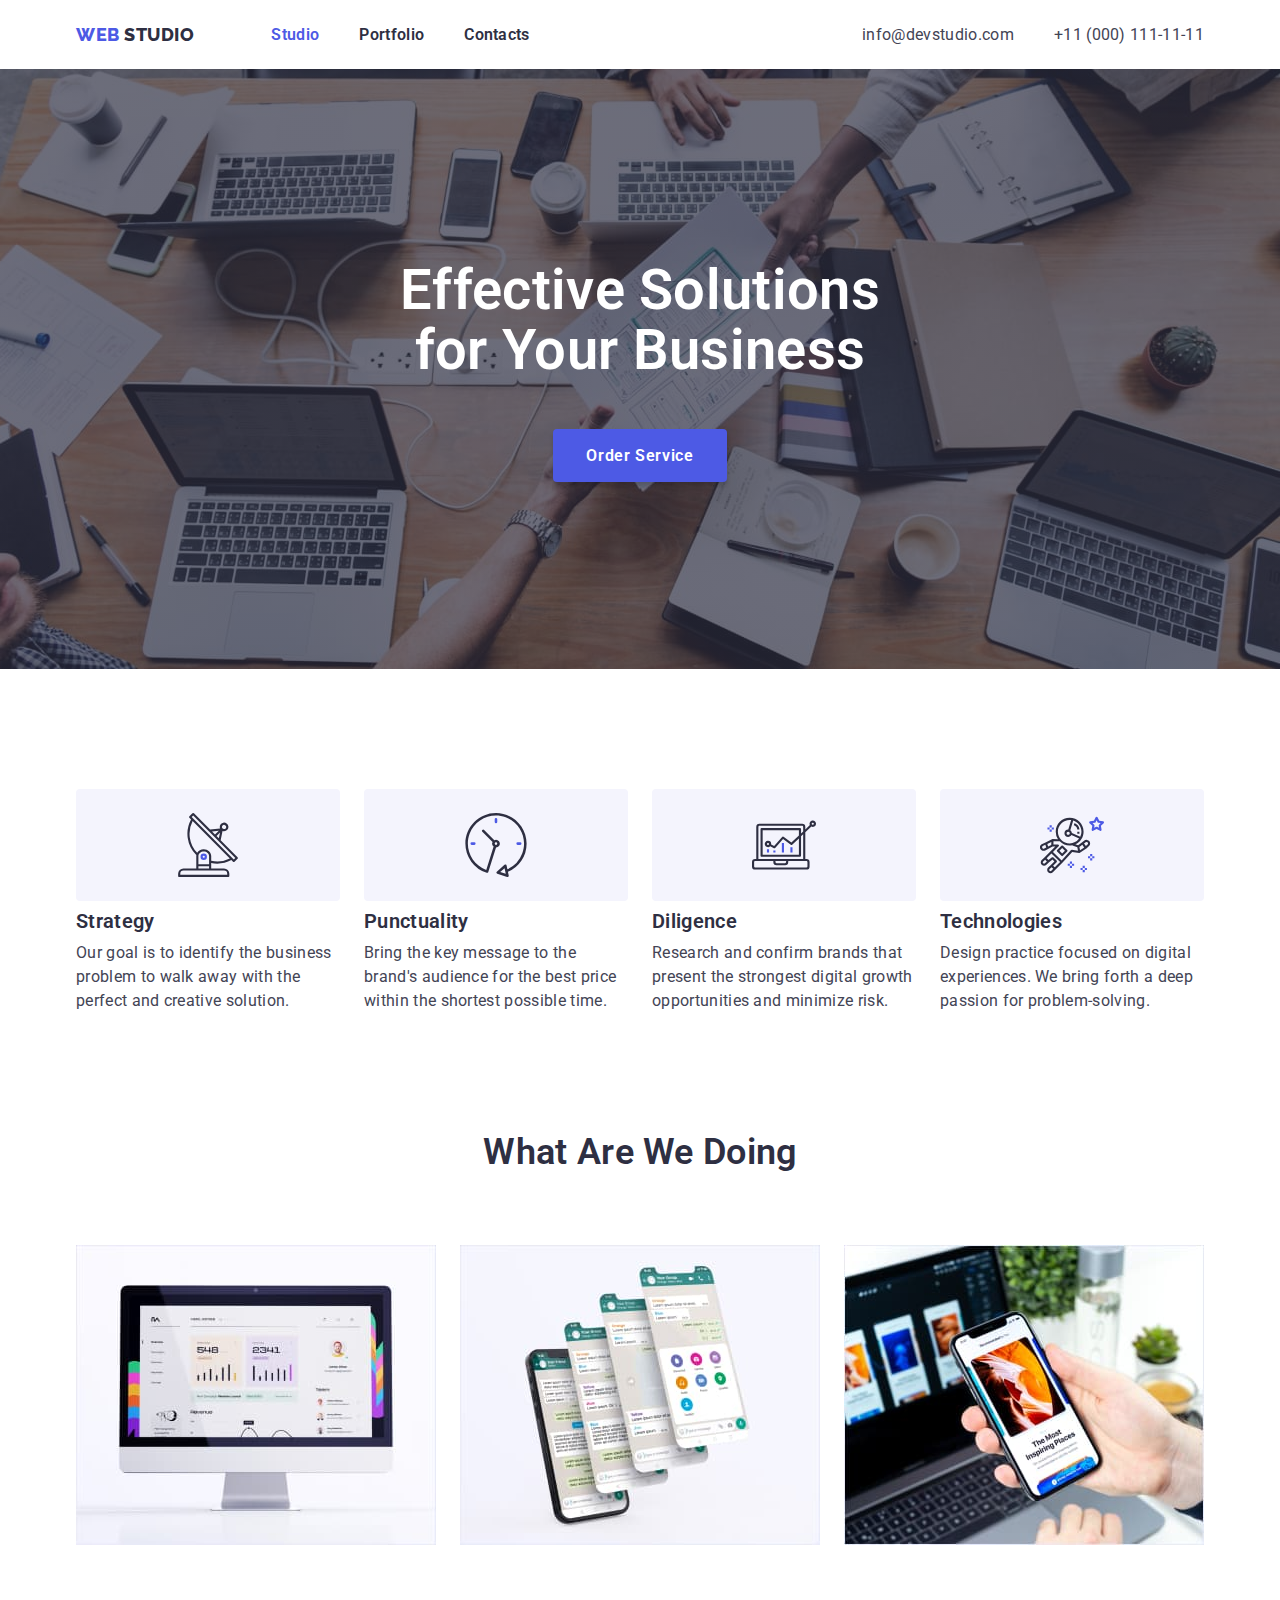
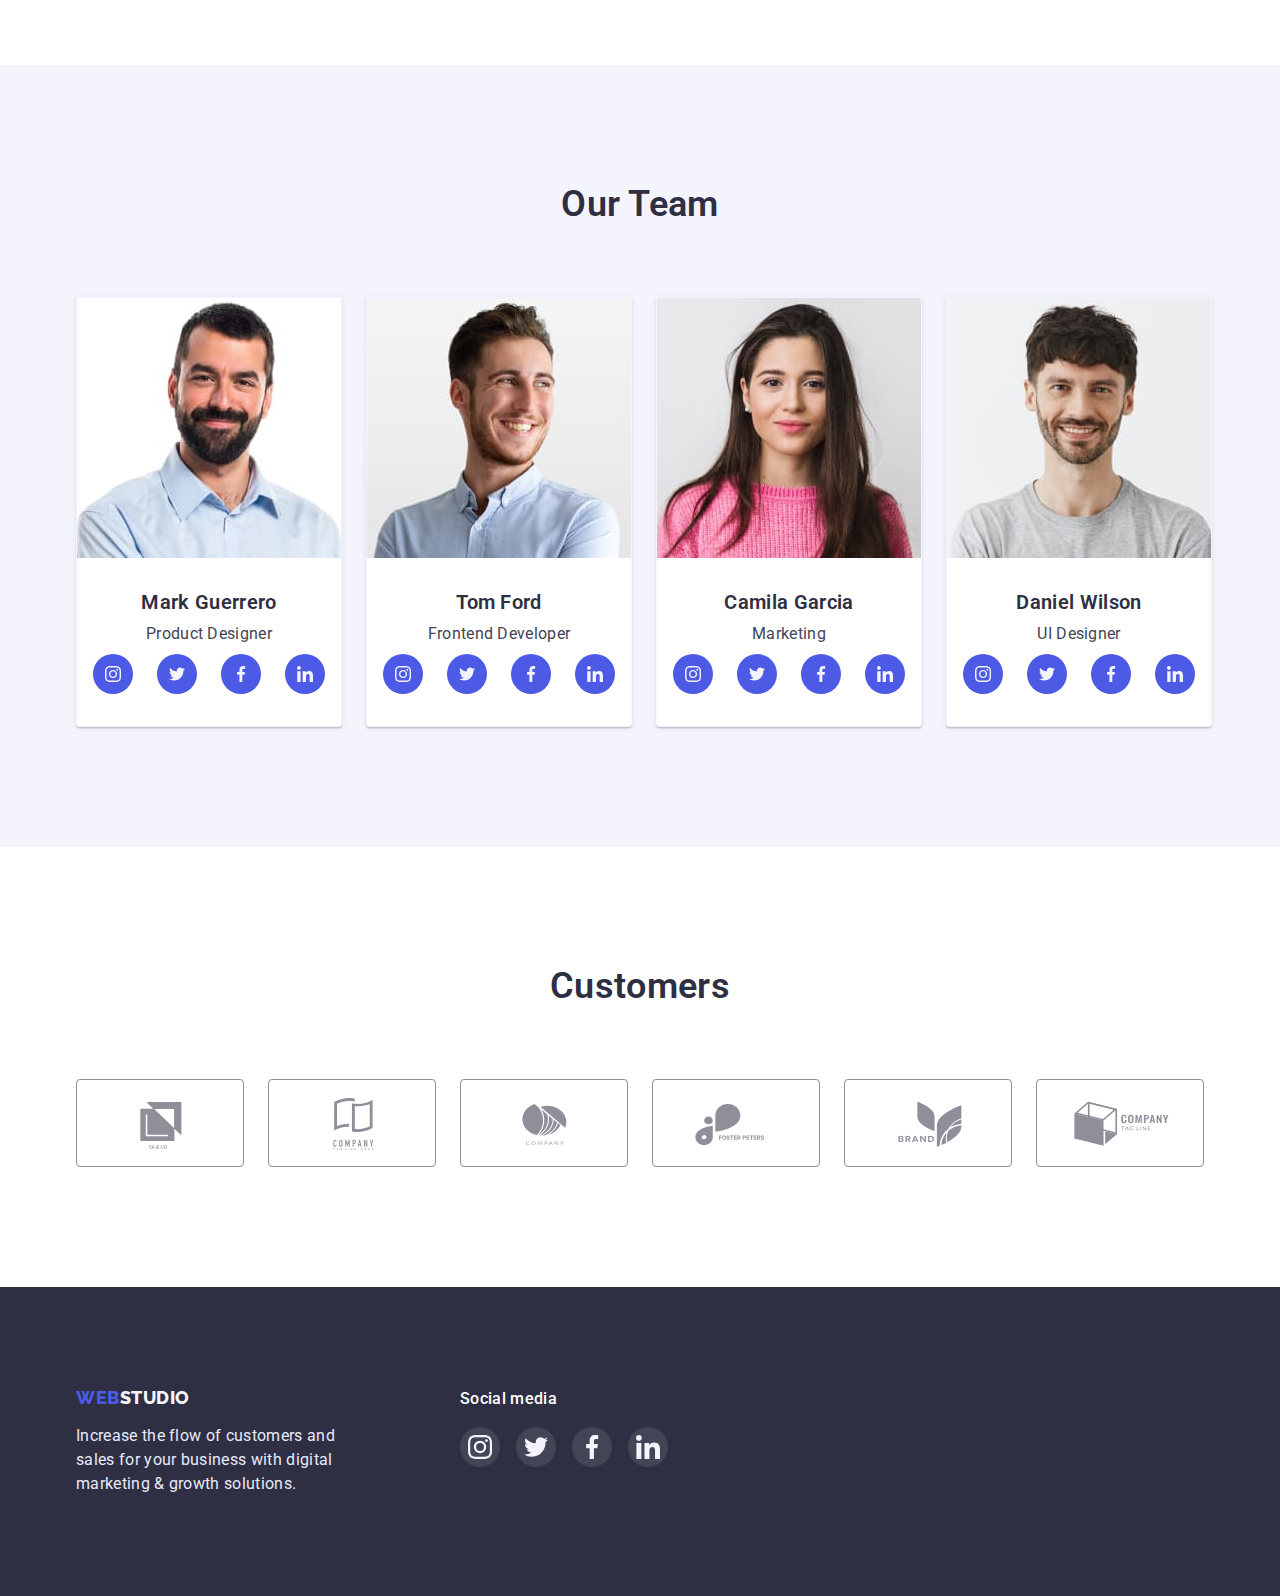
<file: index.html>
<!DOCTYPE html>
<html lang="en">
  <head>
    <meta charset="UTF-8" />
    <meta http-equiv="X-UA-Compatible" content="IE=edge" />
    <meta name="viewport" content="width=device-width, initial-scale=1.0" />
    <title>Studio</title>

    <link
      href="https://fonts.googleapis.com/css2?family=Raleway:wght@700&family=Roboto:wght@400;500;700;900&display=swap"
      rel="stylesheet"
    />
    <link
      rel="stylesheet"
      href="https://cdnjs.cloudflare.com/ajax/libs/modern-normalize/1.1.0/modern-normalize.min.css"
    />
    <link rel="stylesheet" href="./css/styles.css" />
  </head>
  <body>
    <header class="header">
      <div class="container">
        <nav class="header-nav">
          <a href="/" class="logo click">
            <span>WEB</span>
            STUDIO
          </a>

          <ul class="site-nav list">
            <li>
              <a href="./index.html" class="link current click">Studio</a>
            </li>
            <li><a href="./portfolio.html" class="link click">Portfolio</a></li>
            <li><a href="" class="link click">Contacts</a></li>
          </ul>
        </nav>

        <ul class="contacts list">
          <li>
            <a href="mailto:info@devstudio.com" class="click"
              >info@devstudio.com</a
            >
          </li>
          <li>
            <a href="tel:+110001111111" class="click">+11 (000) 111-11-11</a>
          </li>
        </ul>
      </div>
    </header>

    <main>
      <section class="hero">
        <h1 class="hero-title">Effective Solutions<br />for Your Business</h1>
        <button class="button primary" type="button" name="order-service">
          Order Service
        </button>
      </section>

      <section class="section">
        <div class="container">
          <h2 class="visually-hidden">Examples of Business Solutions</h2>
          <ul class="list technologies">
            <li>
              <div class="icon-features">
                <svg class="icon-tech" width="64px" height="64px">
                  <use href="./images/symbol-defs.svg#icon-antenna"></use>
                </svg>
              </div>
              <h3 class="section-subtitle">Strategy</h3>
              <p>
                Our goal is to identify the business problem to walk away with
                the perfect and creative solution.
              </p>
            </li>
            <li>
              <div class="icon-features">
                <svg class="icon-tech" width="64px" height="64px">
                  <use href="./images/symbol-defs.svg#icon-clock"></use>
                </svg>
              </div>
              <h3 class="section-subtitle">Punctuality</h3>
              <p>
                Bring the key message to the brand's audience for the best price
                within the shortest possible time.
              </p>
            </li>
            <li>
              <div class="icon-features">
                <svg class="icon-tech" width="64px" height="64px">
                  <use href="./images/symbol-defs.svg#icon-diagram"></use>
                </svg>
              </div>
              <h3 class="section-subtitle">Diligence</h3>
              <p>
                Research and confirm brands that present the strongest digital
                growth opportunities and minimize risk.
              </p>
            </li>
            <li>
              <div class="icon-features">
                <svg class="icon-tech" width="64px" height="64px">
                  <use href="./images/symbol-defs.svg#icon-astronaut"></use>
                </svg>
              </div>
              <h3 class="section-subtitle">Technologies</h3>
              <p>
                Design practice focused on digital experiences. We bring forth a
                deep passion for problem-solving.
              </p>
            </li>
          </ul>
        </div>
      </section>

      <section class="section works">
        <div class="container">
          <h2 class="section-title">What are we doing</h2>
          <ul class="works list">
            <li>
              <img
                src="./images/computer.jpg"
                alt="information on the monitor"
                width="360"
              />
            </li>
            <li>
              <img
                src="./images/applications.jpg"
                alt="application windows"
                width="360"
              />
            </li>
            <li>
              <img
                src="./images/smartphone.jpg"
                alt="smartphone in hand"
                width="360"
              />
            </li>
          </ul>
        </div>
      </section>

      <section class="section team">
        <div class="container">
          <h2 class="section-title">Our Team</h2>
          <ul class="list team-personal">
            <li>
              <img
                src="./images/mark-guerrero.jpg"
                alt="foto mark"
                width="264"
              />
              <div class="team-text">
                <h3 class="section-subtitle">Mark Guerrero</h3>
                <p>Product Designer</p>
                <ul class="list team-social">
                  <li class="soc-items">
                    <a href="" class="soc-link">
                      <svg class="team-soc-icon" width="16px" height="16px">
                        <use
                          href="./images/symbol-defs.svg#icon-instagram"
                        ></use>
                      </svg>
                    </a>
                  </li>
                  <li class="soc-items">
                    <a href="" class="soc-link">
                      <svg class="team-soc-icon" width="16px" height="16px">
                        <use href="./images/symbol-defs.svg#icon-twitter"></use>
                      </svg>
                    </a>
                  </li>
                  <li class="soc-items">
                    <a href="" class="soc-link">
                      <svg class="team-soc-icon" width="16px" height="16px">
                        <use
                          href="./images/symbol-defs.svg#icon-facebook"
                        ></use>
                      </svg>
                    </a>
                  </li>
                  <li class="soc-items">
                    <a href="" class="soc-link">
                      <svg class="team-soc-icon" width="16px" height="16px">
                        <use
                          href="./images/symbol-defs.svg#icon-linkedin"
                        ></use>
                      </svg>
                    </a>
                  </li>
                </ul>
              </div>
            </li>
            <li>
              <img src="./images/tom-ford.jpg" alt="foto tom" width="264" />
              <div class="team-text">
                <h3 class="section-subtitle">Tom Ford</h3>
                <p>Frontend Developer</p>
                <ul class="list team-social">
                  <li class="soc-items">
                    <a href="" class="soc-link">
                      <svg class="team-soc-icon" width="16px" height="16px">
                        <use
                          href="./images/symbol-defs.svg#icon-instagram"
                        ></use>
                      </svg>
                    </a>
                  </li>
                  <li class="soc-items">
                    <a href="" class="soc-link">
                      <svg class="team-soc-icon" width="16px" height="16px">
                        <use href="./images/symbol-defs.svg#icon-twitter"></use>
                      </svg>
                    </a>
                  </li>
                  <li class="soc-items">
                    <a href="" class="soc-link">
                      <svg class="team-soc-icon" width="16px" height="16px">
                        <use
                          href="./images/symbol-defs.svg#icon-facebook"
                        ></use>
                      </svg>
                    </a>
                  </li>
                  <li class="soc-items">
                    <a href="" class="soc-link">
                      <svg class="team-soc-icon" width="16px" height="16px">
                        <use
                          href="./images/symbol-defs.svg#icon-linkedin"
                        ></use>
                      </svg>
                    </a>
                  </li>
                </ul>
              </div>
            </li>
            <li>
              <img
                src="./images/camila-garcia.jpg"
                alt="foto camila"
                width="264"
              />
              <div class="team-text">
                <h3 class="section-subtitle">Camila Garcia</h3>
                <p>Marketing</p>
                <ul class="list team-social">
                  <li class="soc-items">
                    <a href="" class="soc-link">
                      <svg class="team-soc-icon" width="16px" height="16px">
                        <use
                          href="./images/symbol-defs.svg#icon-instagram"
                        ></use>
                      </svg>
                    </a>
                  </li>
                  <li class="soc-items">
                    <a href="" class="soc-link">
                      <svg class="team-soc-icon" width="16px" height="16px">
                        <use href="./images/symbol-defs.svg#icon-twitter"></use>
                      </svg>
                    </a>
                  </li>
                  <li class="soc-items">
                    <a href="" class="soc-link">
                      <svg class="team-soc-icon" width="16px" height="16px">
                        <use
                          href="./images/symbol-defs.svg#icon-facebook"
                        ></use>
                      </svg>
                    </a>
                  </li>
                  <li class="soc-items">
                    <a href="" class="soc-link">
                      <svg class="team-soc-icon" width="16px" height="16px">
                        <use
                          href="./images/symbol-defs.svg#icon-linkedin"
                        ></use>
                      </svg>
                    </a>
                  </li>
                </ul>
              </div>
            </li>
            <li>
              <img
                src="./images/daniel-wilson.jpg"
                alt="foto daniel"
                width="264"
              />
              <div class="team-text">
                <h3 class="section-subtitle">Daniel Wilson</h3>
                <p>UI Designer</p>
                <ul class="list team-social">
                  <li class="soc-items">
                    <a href="" class="soc-link">
                      <svg class="team-soc-icon" width="16px" height="16px">
                        <use
                          href="./images/symbol-defs.svg#icon-instagram"
                        ></use>
                      </svg>
                    </a>
                  </li>
                  <li class="soc-items">
                    <a href="" class="soc-link">
                      <svg class="team-soc-icon" width="16px" height="16px">
                        <use href="./images/symbol-defs.svg#icon-twitter"></use>
                      </svg>
                    </a>
                  </li>
                  <li class="soc-items">
                    <a href="" class="soc-link">
                      <svg class="team-soc-icon" width="16px" height="16px">
                        <use
                          href="./images/symbol-defs.svg#icon-facebook"
                        ></use>
                      </svg>
                    </a>
                  </li>
                  <li class="soc-items">
                    <a href="" class="soc-link">
                      <svg class="team-soc-icon" width="16px" height="16px">
                        <use
                          href="./images/symbol-defs.svg#icon-linkedin"
                        ></use>
                      </svg>
                    </a>
                  </li>
                </ul>
              </div>
            </li>
          </ul>
        </div>
      </section>

      <section class="section customers">
        <div class="container">
          <h2 class="section-title">Customers</h2>
          <ul class="list customers-banner">
            <li class="customers-items">
              <a href="" class="customers-link">
                <svg class="customers-icon" width="104px" height="56px">
                  <use href="./images/symbol-defs.svg#icon-Logo"></use>
                </svg>
              </a>
            </li>
            <li class="customers-items">
              <a href="" class="customers-link">
                <svg class="customers-icon" width="104px" height="56px">
                  <use href="./images/symbol-defs.svg#icon-Logo2"></use>
                </svg>
              </a>
            </li>
            <li class="customers-items">
              <a href="" class="customers-link">
                <svg class="customers-icon" width="104px" height="56px">
                  <use href="./images/symbol-defs.svg#icon-Logo3"></use>
                </svg>
              </a>
            </li>
            <li class="customers-items">
              <a href="" class="customers-link">
                <svg class="customers-icon" width="104px" height="56px">
                  <use href="./images/symbol-defs.svg#icon-Logo4"></use>
                </svg>
              </a>
            </li>
            <li class="customers-items">
              <a href="" class="customers-link">
                <svg class="customers-icon" width="104px" height="56px">
                  <use href="./images/symbol-defs.svg#icon-Logo5"></use>
                </svg>
              </a>
            </li>
            <li class="customers-items">
              <a href="" class="customers-link">
                <svg class="customers-icon" width="104px" height="56px">
                  <use href="./images/symbol-defs.svg#icon-Logo6"></use>
                </svg>
              </a>
            </li>
          </ul>
        </div>
      </section>
    </main>

    <footer class="footer">
      <div class="container footer-site">
        <div class="nav-footer">
          <a href="/" class="logo-footer">
            <span>WEB</span>
            STUDIO
          </a>
          <p>
            Increase the flow of customers and sales for your business with
            digital marketing & growth solutions.
          </p>
        </div>
        <div class="soc-footer">
          <h4 class="footer-title">Social media</h4>
          <ul class="list footer-social">
            <li class="soc-items">
              <a href="" class="soc-link footer-link">
                <svg class="team-soc-icon" width="24px" height="24px">
                  <use href="./images/symbol-defs.svg#icon-instagram"></use>
                </svg>
              </a>
            </li>
            <li class="soc-items">
              <a href="" class="soc-link footer-link">
                <svg class="team-soc-icon" width="24px" height="24px">
                  <use href="./images/symbol-defs.svg#icon-twitter"></use>
                </svg>
              </a>
            </li>
            <li class="soc-items">
              <a href="" class="soc-link footer-link">
                <svg class="team-soc-icon" width="24px" height="24px">
                  <use href="./images/symbol-defs.svg#icon-facebook"></use>
                </svg>
              </a>
            </li>
            <li class="soc-items">
              <a href="" class="soc-link footer-link">
                <svg class="team-soc-icon" width="24px" height="24px">
                  <use href="./images/symbol-defs.svg#icon-linkedin"></use>
                </svg>
              </a>
            </li>
          </ul>
        </div>
      </div>
    </footer>
  </body>
</html>
</file>
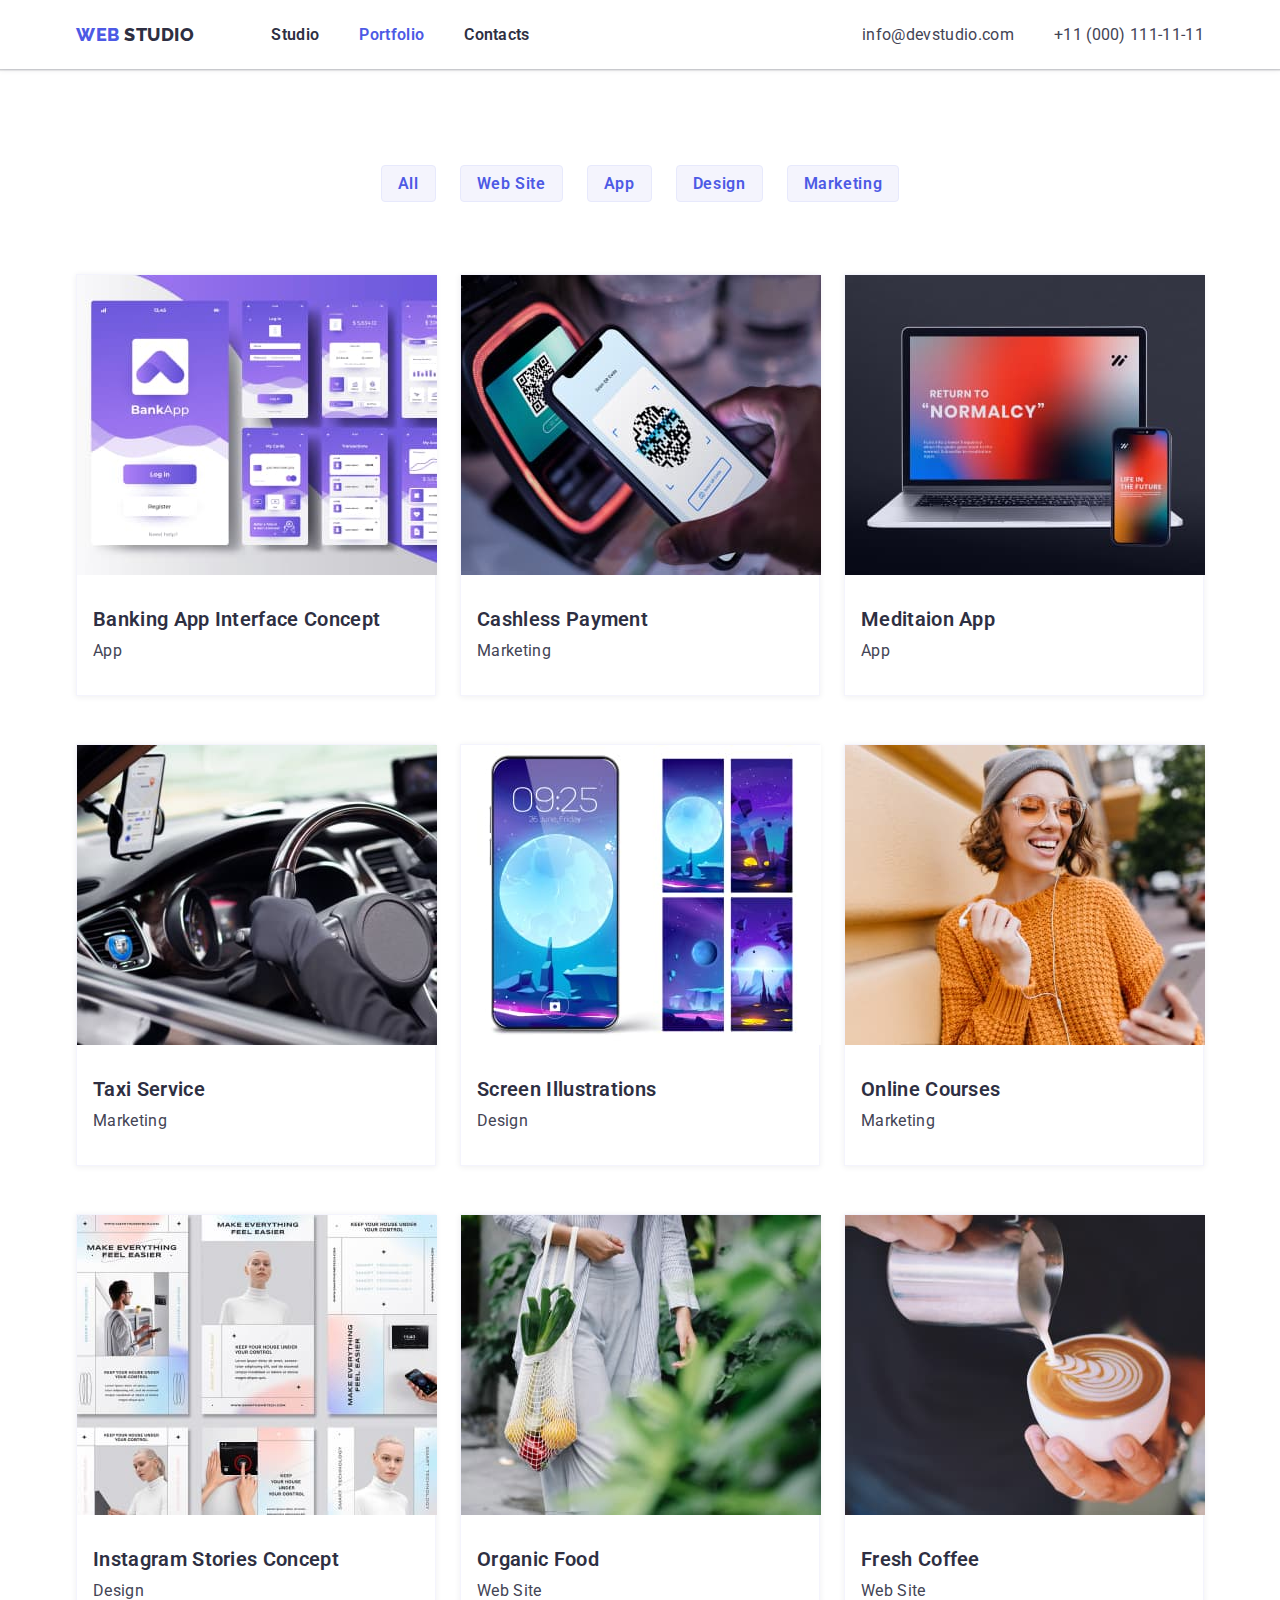
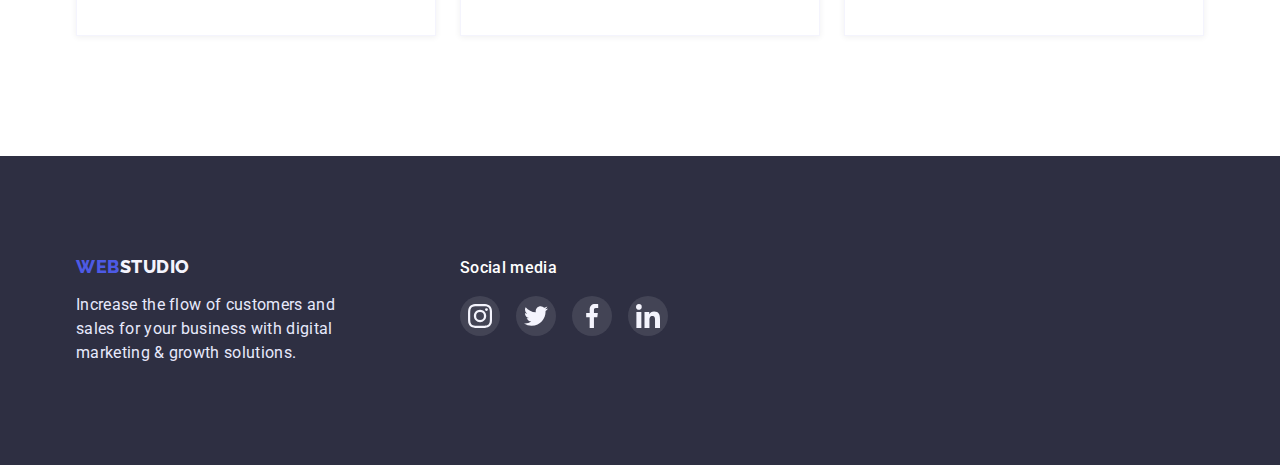
<file: portfolio.html>
<!DOCTYPE html>
<html lang="en">
  <head>
    <meta charset="UTF-8" />
    <meta http-equiv="X-UA-Compatible" content="IE=edge" />
    <meta name="viewport" content="width=device-width, initial-scale=1.0" />
    <title>Portfolio</title>

    <link
      href="https://fonts.googleapis.com/css2?family=Raleway:wght@700&family=Roboto:wght@400;500;700;900&display=swap"
      rel="stylesheet"
    />
    <link
      rel="stylesheet"
      href="https://cdnjs.cloudflare.com/ajax/libs/modern-normalize/1.1.0/modern-normalize.min.css"
    />
    <link rel="stylesheet" href="./css/styles.css" />
  </head>
  <body>
    <header class="header">
      <div class="container">
        <nav class="header-nav">
          <a href="/" class="logo click">
            <span>WEB</span>
            STUDIO
          </a>

          <ul class="site-nav list">
            <li><a href="./index.html" class="link click">Studio</a></li>
            <li>
              <a href="./portfolio.html" class="link current click"
                >Portfolio</a
              >
            </li>
            <li><a href="" class="link click">Contacts</a></li>
          </ul>
        </nav>

        <ul class="contacts list">
          <li>
            <a href="mailto:info@devstudio.com" class="click"
              >info@devstudio.com</a
            >
          </li>
          <li>
            <a href="tel:+110001111111" class="click">+11 (000) 111-11-11</a>
          </li>
        </ul>
      </div>
    </header>

    <main>
      <section class="gallery-works">
        <div class="container">
          <h1 class="visually-hidden">Our works</h1>

          <div class="gallery-filtr">
            <ul class="list filtr">
              <li>
                <button class="button click-filtr" type="button" name="all">
                  All
                </button>
              </li>
              <li>
                <button class="button click-filtr" type="button" name="web-site">
                  Web Site
                </button>
              </li>
              <li>
                <button class="button click-filtr" type="button" name="app">App</button>
              </li>
              <li>
                <button class="button click-filtr" type="button" name="design">
                  Design
                </button>
              </li>
              <li>
                <button class="button click-filtr" type="button" name="marketing">
                  Marketing
                </button>
              </li>
            </ul>
          </div>

          <ul class="gallery-examples list">
            <li>
              <a class="gallery-link" href="">
                <img
                  src="./images/banking-app.jpg"
                  alt="banking-app"
                  width="360"
                />
                <div class="gallery-text">
                  <h2 class="gallery-link title">
                    Banking App Interface Concept
                  </h2>
                  <p class="gallery-direction">App</p>
                </div>
                <!--<p class="gallery-scroll">14 Stylish and User-Friendly App Design Concepts · Task Manager App · Calorie Tracker App · Exotic Fruit Ecommerce App · Cloud Storage App</p>-->
              </a>
            </li>
            <li>
              <a class="gallery-link" href="">
                <img src="./images/payment.jpg" alt="payment" width="360" />
                <div class="gallery-text">
                  <h2 class="gallery-link title">Cashless Payment</h2>
                  <p class="gallery-direction">Marketing</p>
                </div>
                <!--<p class="gallery-scroll">14 Stylish and User-Friendly App Design Concepts · Task Manager App · Calorie Tracker App · Exotic Fruit Ecommerce App · Cloud Storage App</p>-->
              </a>
            </li>
            <li>
              <a class="gallery-link" href="">
                <img
                  src="./images/meditation.jpg"
                  alt="meditation"
                  width="360"
                />
                <div class="gallery-text">
                  <h2 class="gallery-link title">Meditaion App</h2>
                  <p class="gallery-direction">App</p>
                </div>
                <!--<p class="gallery-scroll">14 Stylish and User-Friendly App Design Concepts · Task Manager App · Calorie Tracker App · Exotic Fruit Ecommerce App · Cloud Storage App</p>-->
              </a>
            </li>
            <li>
              <a class="gallery-link" href="">
                <img src="./images/taxi.jpg" alt="taxi" width="360" />
                <div class="gallery-text">
                  <h2 class="gallery-link title">Taxi Service</h2>
                  <p class="gallery-direction">Marketing</p>
                </div>
                <!--<p class="gallery-scroll">14 Stylish and User-Friendly App Design Concepts · Task Manager App · Calorie Tracker App · Exotic Fruit Ecommerce App · Cloud Storage App</p>-->
              </a>
            </li>
            <li>
              <a class="gallery-link" href="">
                <img src="./images/screen.jpg" alt="screen" width="360" />
                <div class="gallery-text">
                  <h2 class="gallery-link title">Screen Illustrations</h2>
                  <p class="gallery-direction">Design</p>
                </div>
                <!--<p class="gallery-scroll">14 Stylish and User-Friendly App Design Concepts · Task Manager App · Calorie Tracker App · Exotic Fruit Ecommerce App · Cloud Storage App</p>-->
              </a>
            </li>
            <li>
              <a class="gallery-link" href="">
                <img src="./images/courses.jpg" alt="courses" width="360" />
                <div class="gallery-text">
                  <h2 class="gallery-link title">Online Courses</h2>
                  <p class="gallery-direction">Marketing</p>
                </div>
                <!--<p class="gallery-scroll">14 Stylish and User-Friendly App Design Concepts · Task Manager App · Calorie Tracker App · Exotic Fruit Ecommerce App · Cloud Storage App</p>-->
              </a>
            </li>
            <li>
              <a class="gallery-link" href="">
                <img src="./images/instagram.jpg" alt="instagram" width="360" />
                <div class="gallery-text">
                  <h2 class="gallery-link title">Instagram Stories Concept</h2>
                  <p class="gallery-direction">Design</p>
                </div>
                <!--<p class="gallery-scroll">14 Stylish and User-Friendly App Design Concepts · Task Manager App · Calorie Tracker App · Exotic Fruit Ecommerce App · Cloud Storage App</p>-->
              </a>
            </li>
            <li>
              <a class="gallery-link" href="">
                <img src="./images/food.jpg" alt="food" width="360" />
                <div class="gallery-text">
                  <h2 class="gallery-link title">Organic Food</h2>
                  <p class="gallery-direction">Web Site</p>
                </div>
                <!--<p class="gallery-scroll">14 Stylish and User-Friendly App Design Concepts · Task Manager App · Calorie Tracker App · Exotic Fruit Ecommerce App · Cloud Storage App</p>-->
              </a>
            </li>
            <li>
              <a class="gallery-link" href="">
                <img src="./images/coffee.jpg" alt="coffee" width="360" />
                <div class="gallery-text">
                  <h2 class="gallery-link title">Fresh Coffee</h2>
                  <p class="gallery-direction">Web Site</p>
                </div>
                <!--<p class="gallery-scroll">14 Stylish and User-Friendly App Design Concepts · Task Manager App · Calorie Tracker App · Exotic Fruit Ecommerce App · Cloud Storage App</p>-->
              </a>
            </li>
          </ul>
        </div>
      </section>
    </main>

    <footer class="footer">
      <div class="container footer-site">
        <div class="nav-footer">
          <a href="/" class="logo-footer">
            <span>WEB</span>
            STUDIO
          </a>
          <p>
            Increase the flow of customers and sales for your business with
            digital marketing & growth solutions.
          </p>
        </div>
        <div class="soc-footer">
          <h4 class="footer-title">Social media</h4>
          <ul class="list footer-social">
            <li class="soc-items">
              <a href="" class="soc-link footer-link">
                <svg class="team-soc-icon" width="24px" height="24px">
                  <use href="./images/symbol-defs.svg#icon-instagram"></use>
                </svg>
              </a>
            </li>
            <li class="soc-items">
              <a href="" class="soc-link footer-link">
                <svg class="team-soc-icon" width="24px" height="24px">
                  <use href="./images/symbol-defs.svg#icon-twitter"></use>
                </svg>
              </a>
            </li>
            <li class="soc-items">
              <a href="" class="soc-link footer-link">
                <svg class="team-soc-icon" width="24px" height="24px">
                  <use href="./images/symbol-defs.svg#icon-facebook"></use>
                </svg>
              </a>
            </li>
            <li class="soc-items">
              <a href="" class="soc-link footer-link">
                <svg class="team-soc-icon" width="24px" height="24px">
                  <use href="./images/symbol-defs.svg#icon-linkedin"></use>
                </svg>
              </a>
            </li>
          </ul>
        </div>
      </div>
    </footer>
  </body>
</html>
</file>
<file: css/styles.css>
:root {
    --primary-text-color: #434455;
    --title-text-color: #2E2F42;
    --customers-logo-color: #8E8F99;
    --accent-text-color: #4D5AE5;
    --icons-hover-color: #404BBF;
    --icons-footer-color: #31D0AA;
    --primary-white-color: #fff;
    --gallery-white-color: #F4F4FD;
    --button-border-color: #E7E9FC;
    }

/*white-footer #E7E9FC*/

body {
    background-color: var(--primary-white-color);
    color: var(--primary-text-color);
    font-family: roboto, sans-serif;
    letter-spacing: 0.02em;
    font-size: 16px;
    line-height: 1.5;
}

h1,
h2,
h3,
h4,
p {
    margin: 0;
}

.list {
    padding: 0;
    margin: 0;
    list-style: none;
}

img {
    display: block;
}

.container {
    width: 1158px;
    padding-left: 15px;
    padding-right: 15px;
    margin-left: auto;
    margin-right: auto;
}

/*header*/
.header > .container {
    display:flex;
    align-items: center;
}

.header {
    box-shadow: 0px 2px 1px rgba(46, 47, 66, 0.08), 0px 1px 1px rgba(46, 47, 66, 0.16), 0px 1px 6px rgba(46, 47, 66, 0.08);
}

.header-nav {
    display: flex;
    align-items: center;
    margin-right: auto;
}

.click {
    padding-top: 24px;
    padding-bottom: 24px;
}

.logo {
    margin-right: 77px;

    color: var(--title-text-color);

    font-family: raleway, sans-serif;
    letter-spacing: 0.03em;
    font-weight: 800;
    font-size: 18px;
    line-height: 1.17;
    text-decoration: none;
}

.logo span {
    color: var(--accent-text-color);
}

.site-nav {
    display: flex;
    gap: 40px;
}

.site-nav .link {
    color: var(--title-text-color);

    font-weight: 600;
    font-size: 16px;
    line-height: 1.5;
    text-decoration: none;
}

.site-nav .link:hover,
.site-nav .link:focus {
    color: var(--icons-hover-color);
}

.site-nav .link.current { 
    color: var(--accent-text-color)
}

.contacts {
    display: flex;
    gap: 40px;
}

.contacts a {
    color: var(--primary-text-color);
    text-decoration: none;
}

.contacts a:hover,
.contacts a:focus {
    color: var(--icons-hover-color);
}

/*hero*/
.hero {
    padding-top: 192px;
    padding-bottom: 192px;
    background-color: var(--title-text-color);
    background-image: linear-gradient(
        rgba(46, 47, 66, 0.7),
        rgba(46, 47, 66, 0.7)),
        url(../images/people-office.jpg);
    max-width: 1440px;
    height: 600px;
    margin: 0 auto;
    background-repeat: no-repeat;
    background-position: center;
    text-align: center;
}

.hero-title {
    margin-bottom: 48px;

    color: var(--primary-white-color);

    font-weight: 600;
    font-size: 56px;
    line-height: 1.07;
}

.button {
    display: inline-block;
    padding: 8px 16px;

    background-color: var(--gallery-white-color);
    color: var(--accent-text-color);

    font-family: roboto, sans-serif;
    letter-spacing: 0.04em;
    font-weight: 600;
    font-size: 16px;
    line-height: 1.19;
    text-align: center;
    border: 1px solid var(--button-border-color);
    border-radius: 4px;
    cursor: pointer;
}

.click-filtr:hover,
.click-filtr:focus {
    background-color: var(--icons-hover-color);
    border: 1px solid var(--icons-hover-color);
    color: var(--primary-white-color);
    box-shadow: 0px 3px 1px rgba(0, 0, 0, 0.1), 0px 2px 1px rgba(0, 0, 0, 0.08), 0px 2px 2px rgba(0, 0, 0, 0.12);
}

.button.primary {
    background-color: var(--accent-text-color);
    color: var(--primary-white-color);
    border: 1px solid transparent;
    border-radius: 4px;
    padding: 16px 32px;
    min-width: 170px;
    box-shadow: 0px 4px 4px rgba(0, 0, 0, 0.15);
}

.button.primary:hover,
.button.primary:focus {
    background-color: var(--icons-hover-color);
}

/*section*/
.section {
    padding-top: 120px;
    padding-bottom: 120px;
}

.section-title {
    margin-bottom: 72px;

    color: var(--title-text-color);
    
    font-weight: 600;
    font-size: 36px;
    line-height: 1.11;
    text-align: center;
    text-transform: capitalize;
}

.visually-hidden {
    position: absolute;
    width: 1px;
    height: 1px;
    margin: -1px;
    border: 0;
    padding: 0;
    white-space: nowrap;
    clip-path: inset(100%);
    clip: rect(0 0 0 0);
    overflow: hidden;
  }

.section-subtitle {
    margin-bottom: 8px;

    color: var(--title-text-color);

    font-weight: 600;
    font-size: 20px;
    line-height: 1.2;
}

/*studio*/
.technologies {
    display: flex;
    gap: 24px;
}

.technologies > li {
    max-width: 264px;
}

.icon-features {
    display: flex;
    height: 112px;
    justify-content: center;
    align-items: center;
    margin-bottom: 8px;
    border: 1px solid transparent;
    border-radius: 4px;
    background-color: var(--gallery-white-color);
    }

.section.works {
    padding-top: 0;
    padding-bottom: 120px;
}

.works .list {
    display: flex;
    gap: 24px;
}

.team-personal {
    display: flex;
    gap: 24px;
    text-align: center;
}

.team-personal > li {
    box-shadow: 0px 1px 6px rgba(46, 47, 66, 0.08), 0px 1px 1px rgba(46, 47, 66, 0.16), 0px 2px 1px rgba(46, 47, 66, 0.08);
    border: 1px solid transparent;
    border-radius: 0px 0px 4px 4px;
}

.team-text {
    padding: 32px 16px;
    background-color: var(--primary-white-color);
}

.team-text > p {
    margin-bottom: 8px;
}

.team-social {
    display: flex;
    gap: 24px;
}

.soc-items {
    width: 40px;
    height: 40px;
}

.soc-link {
    width: 100%;
    height: 100%;
    display: flex;
    justify-content: center;
    align-items: center;
    border: 1px solid transparent;
    border-radius: 50%;
    background-color: var(--accent-text-color);
}

.soc-link:hover,
.soc-link:focus {
    background-color: var(--icons-hover-color);
}

.section.team {
    background-color: var(--gallery-white-color);
}

.customers-banner {
    display: flex;
    gap: 24px;
}

.customers-items {
    width: 168px;
    height: 88px;
}

.customers-link {
    width: 100%;
    height: 100%;
    display: flex;
    justify-content: center;
    align-items: center;
    border: 1px solid var(--customers-logo-color);
    border-radius: 4px;
}    
    
.customers-icon {
    fill: var(--customers-logo-color);
}
    
.customers-link:hover,
.customers-link:focus {
    border-color: var(--icons-hover-color);
}

.customers-link:hover .customers-icon,
.customers-link:focus .customers-icon {
    fill: var(--icons-hover-color);
}

/*gallery works*/
.gallery-works {
    padding-top: 96px;
    padding-bottom: 120px;
}

.gallery-filtr {
    margin-bottom: 72px;
}

.filtr {
    display: flex;
    justify-content: center;
    gap: 24px;
}

.gallery-examples {
    display: flex;
    flex-wrap: wrap;
    column-gap: 24px;
    row-gap: 48px;    
}

.gallery-examples > li {
    width: calc((100% - 48px) / 3);
    border: 0.5px solid #F4F4FD; 
    box-shadow: 0px 1px 6px rgba(46, 47, 66, 0.08);
}

.gallery-examples > li:hover,
.gallery-examples > li:focus {
    box-shadow: 0px 1px 6px rgba(46, 47, 66, 0.08), 0px 1px 1px rgba(46, 47, 66, 0.16), 0px 2px 1px rgba(46, 47, 66, 0.08);
}

.gallery-link {
    text-decoration: none;
}

.gallery-text {
    padding: 32px 16px;
}

.gallery-link.title {
    margin-bottom: 8px;

    color: var(--title-text-color);

    font-weight: 600;
    font-size: 20px;
    line-height: 1.2;
}

.gallery-direction {
    color: var(--primary-text-color)
}

.gallery-scroll {
    color: var(--gallery-white-color)
}

/*footer*/
.footer {
    padding-top: 100px;
    padding-bottom: 100px;
    background-color: var(--title-text-color);
    color: var(--button-border-color);
}

.footer-site {
    display: flex;
}

.logo-footer {
    color: var(--gallery-white-color);
    font-family: raleway, sans-serif;
    letter-spacing: 0.03em;
    font-weight: 800;
    font-size: 18px;
    line-height: 1.17;
    text-decoration: none;
}

.logo-footer span {
    color:var(--accent-text-color);
}

.nav-footer {
    margin-right: 120px;
}

.nav-footer > a {
    display: flex;
    margin-bottom: 16px;
}

.nav-footer > p {
    max-width:264px;
}

.footer-title {
    color: var(--primary-white-color);
    font-weight: 500;
    margin-bottom: 16px;
 }

.footer-social {
   display: flex;
   gap: 16px;
}

.footer-link {
    background-color: var(--primary-text-color);
}

.footer-link:hover,
.footer-link:focus {
    background-color: var(--icons-footer-color);
}
</file>
